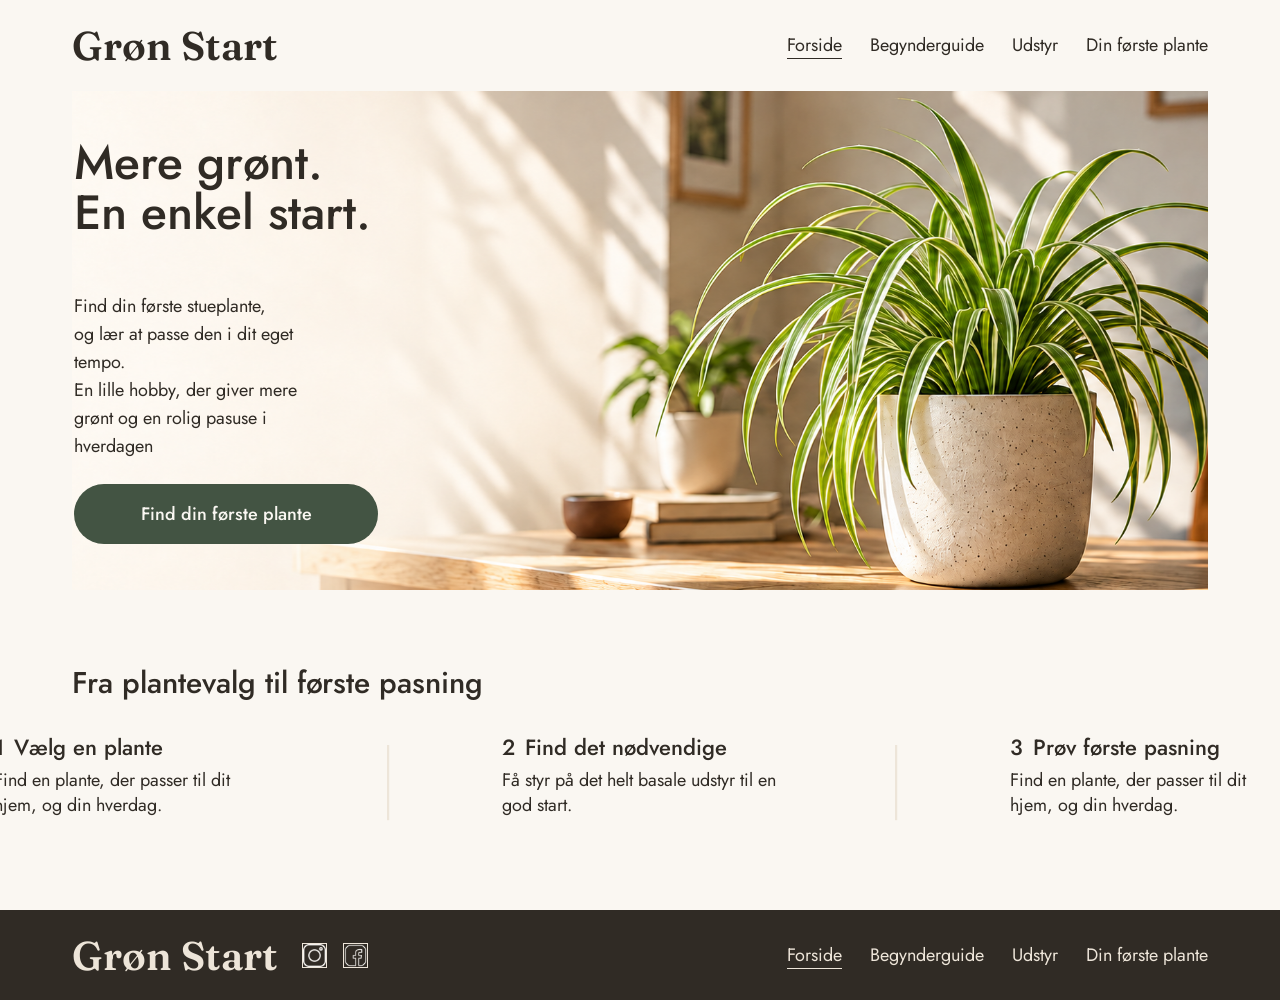
<file: index.html>
<!doctype html>
<html lang="da">
  <head>
    <meta charset="utf-8">
    <meta name="viewport" content="width=device-width, initial-scale=1">
    <meta name="description" content="Grøn Start hjælper dig med at komme godt i gang med din første stueplante.">
    <title>Grøn Start</title>
    <link rel="stylesheet" href="assets/css/styles.css">
  </head>
  <body>
    <header class="site-header">
      <div class="header-inner">
        <a class="logo" href="index.html" aria-label="Grøn Start – forside">Grøn Start</a>
        <nav class="desktop-nav" aria-label="Hovednavigation">
          <a class="is-current" href="index.html" aria-current="page">Forside</a>
          <a href="begynderguide.html">Begynderguide</a>
          <a href="udstyr.html">Udstyr</a>
          <a href="din-foerste-plante.html">Din første plante</a>
        </nav>
      </div>
    </header>

    <main>
      <section class="hero" aria-labelledby="hero-title">
        <div class="hero-image">
          <img src="assets/images/plante_køkkenbord.png" alt="Grøn stueplante på et køkkenbord ved et vindue">
        </div>
        <div class="hero-content">
          <h1 id="hero-title">Mere grønt.<br>En enkel start.</h1>
          <p class="hero-copy hero-copy-desktop">Find din første stueplante,<br>og lær at passe den i dit eget tempo.<br>En lille hobby, der giver mere grønt og en rolig pasuse i hverdagen</p>
          <p class="hero-copy hero-copy-mobile">Find din første stueplante, og lær at passe den i dit eget tempo.</p>
          <a class="button button-primary" href="din-foerste-plante.html">Find din første plante</a>
        </div>
      </section>

      <section class="how-to" aria-labelledby="how-to-title">
        <h2 id="how-to-title">Fra plantevalg til første pasning</h2>
        <div class="steps">
          <article class="step">
            <h3><span>1</span>Vælg en plante</h3>
            <p>Find en plante, der passer til dit hjem, og din hverdag.</p>
          </article>
          <div class="divider" aria-hidden="true"><img src="assets/icons/divider.svg" alt=""></div>
          <article class="step">
            <h3><span>2</span>Find det nødvendige</h3>
            <p class="desktop-step-copy">Få styr på det helt basale udstyr til en god start.</p>
            <p class="mobile-step-copy">Find en plante, der passer til dit hjem, og din hverdag.</p>
          </article>
          <div class="divider" aria-hidden="true"><img src="assets/icons/divider.svg" alt=""></div>
          <article class="step">
            <h3><span>3</span>Prøv første pasning</h3>
            <p>Find en plante, der passer til dit hjem, og din hverdag.</p>
          </article>
        </div>
      </section>
    </main>

    <footer class="site-footer">
      <div class="footer-inner">
        <div class="footer-left">
          <span class="footer-logo">Grøn Start</span>
          <div class="social-links" aria-label="Sociale medier">
            <span class="social-icon" role="img" aria-label="Instagram">
              <img src="assets/icons/instagram.png" alt="">
            </span>
            <span class="social-icon" role="img" aria-label="Facebook">
              <img src="assets/icons/facebook.png" alt="">
            </span>
          </div>
        </div>
        <nav class="footer-nav" aria-label="Footer-navigation">
          <a class="is-current" href="index.html" aria-current="page">Forside</a>
          <a href="begynderguide.html">Begynderguide</a>
          <a href="udstyr.html">Udstyr</a>
          <a href="din-foerste-plante.html">Din første plante</a>
        </nav>
      </div>
    </footer>
  </body>
</html>
</file>
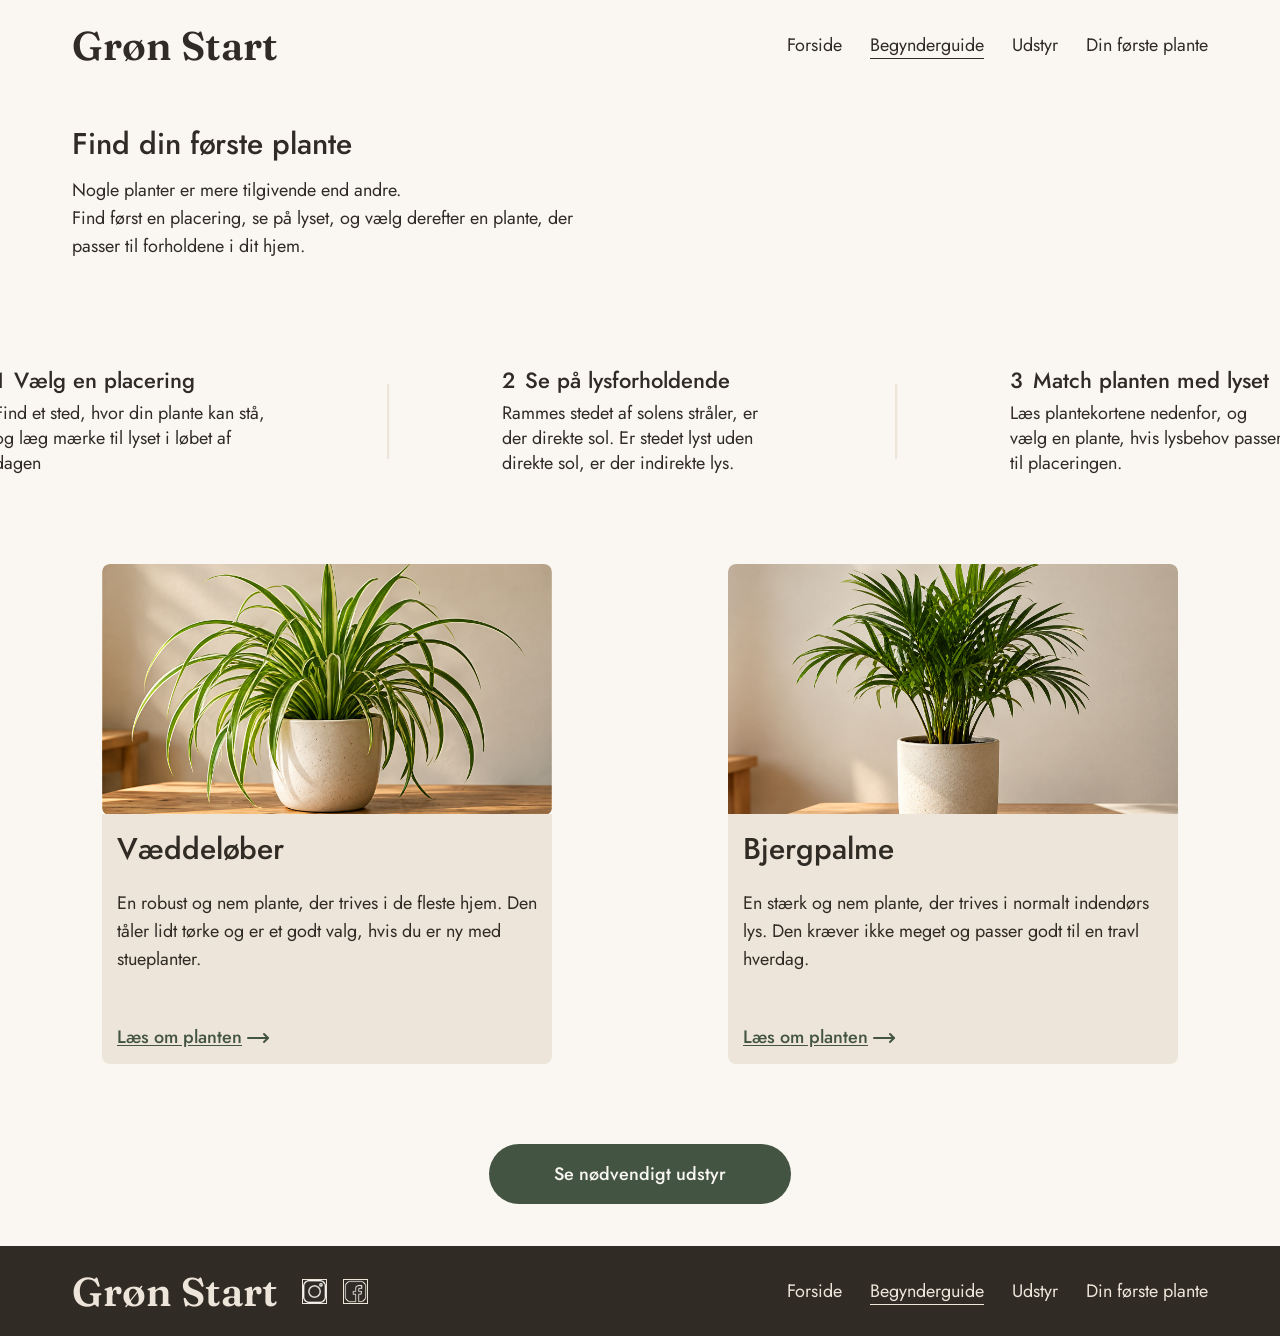
<file: begynderguide.html>
<!doctype html>
<html lang="da">
  <head>
    <meta charset="utf-8">
    <meta name="viewport" content="width=device-width, initial-scale=1">
    <meta name="description" content="Find den rigtige første plante med Grøn Starts begynderguide.">
    <title>Begynderguide – Grøn Start</title>
    <link rel="stylesheet" href="assets/css/styles.css">
  </head>
  <body class="guide-page">
    <header class="site-header">
      <div class="header-inner">
        <a class="logo" href="index.html" aria-label="Grøn Start – forside">Grøn Start</a>
        <nav class="desktop-nav" aria-label="Hovednavigation">
          <a href="index.html">Forside</a>
          <a class="is-current" href="begynderguide.html" aria-current="page">Begynderguide</a>
          <a href="udstyr.html">Udstyr</a>
          <a href="din-foerste-plante.html">Din første plante</a>
        </nav>
      </div>
    </header>

    <main>
      <section class="guide-intro" aria-labelledby="guide-title">
        <h1 id="guide-title">Find din første plante</h1>
        <p>Nogle planter er mere tilgivende end andre.<br>Find først en placering, se på lyset, og vælg derefter en plante, der passer til forholdene i dit hjem.</p>
      </section>

      <section class="guide-steps" aria-label="Sådan vælger du en plante">
        <article class="guide-step">
          <h2><span>1</span>Vælg en placering</h2>
          <p>Find et sted, hvor din plante kan stå, og læg mærke til lyset i løbet af dagen</p>
        </article>
        <div class="guide-divider" aria-hidden="true"><img src="assets/icons/divider-guide.svg" alt=""></div>
        <article class="guide-step">
          <h2><span>2</span>Se på lysforholdende</h2>
          <p>Rammes stedet af solens stråler, er der direkte sol. Er stedet lyst uden direkte sol, er der indirekte lys.</p>
        </article>
        <div class="guide-divider" aria-hidden="true"><img src="assets/icons/divider-guide.svg" alt=""></div>
        <article class="guide-step">
          <h2><span>3</span>Match planten med lyset</h2>
          <p>Læs plantekortene nedenfor, og vælg en plante, hvis lysbehov passer til placeringen.</p>
        </article>
      </section>

      <section class="plant-cards" aria-label="Plantekort">
        <article class="plant-card">
          <div class="plant-card-image"><img src="assets/images/Væddeløber.png" alt="Væddeløber i en potte"></div>
          <div class="plant-card-content">
            <h2>Væddeløber</h2>
            <p>En robust og nem plante, der trives i de fleste hjem. Den tåler lidt tørke og er et godt valg, hvis du er ny med stueplanter.</p>
            <span class="plant-card-link" aria-label="Læs om Væddeløber">Læs om planten <img src="assets/icons/arrow-right.svg" alt=""></span>
          </div>
        </article>
        <article class="plant-card">
          <div class="plant-card-image"><img src="assets/images/Bjergpalme.png" alt="Bjergpalme i en potte"></div>
          <div class="plant-card-content">
            <h2>Bjergpalme</h2>
            <p>En stærk og nem plante, der trives i normalt indendørs lys. Den kræver ikke meget og passer godt til en travl hverdag.</p>
            <span class="plant-card-link" aria-label="Læs om Bjergpalme">Læs om planten <img src="assets/icons/arrow-right.svg" alt=""></span>
          </div>
        </article>
      </section>

      <a class="button button-primary guide-cta" href="udstyr.html">Se nødvendigt udstyr</a>
    </main>

    <footer class="site-footer">
      <div class="footer-inner">
        <div class="footer-left">
          <span class="footer-logo">Grøn Start</span>
          <div class="social-links" aria-label="Sociale medier">
            <span class="social-icon" role="img" aria-label="Instagram"><img src="assets/icons/instagram.png" alt=""></span>
            <span class="social-icon" role="img" aria-label="Facebook"><img src="assets/icons/facebook.png" alt=""></span>
          </div>
        </div>
        <nav class="footer-nav" aria-label="Footer-navigation">
          <a href="index.html">Forside</a>
          <a class="is-current" href="begynderguide.html" aria-current="page">Begynderguide</a>
          <a href="udstyr.html">Udstyr</a>
          <a href="din-foerste-plante.html">Din første plante</a>
        </nav>
      </div>
    </footer>
  </body>
</html>
</file>
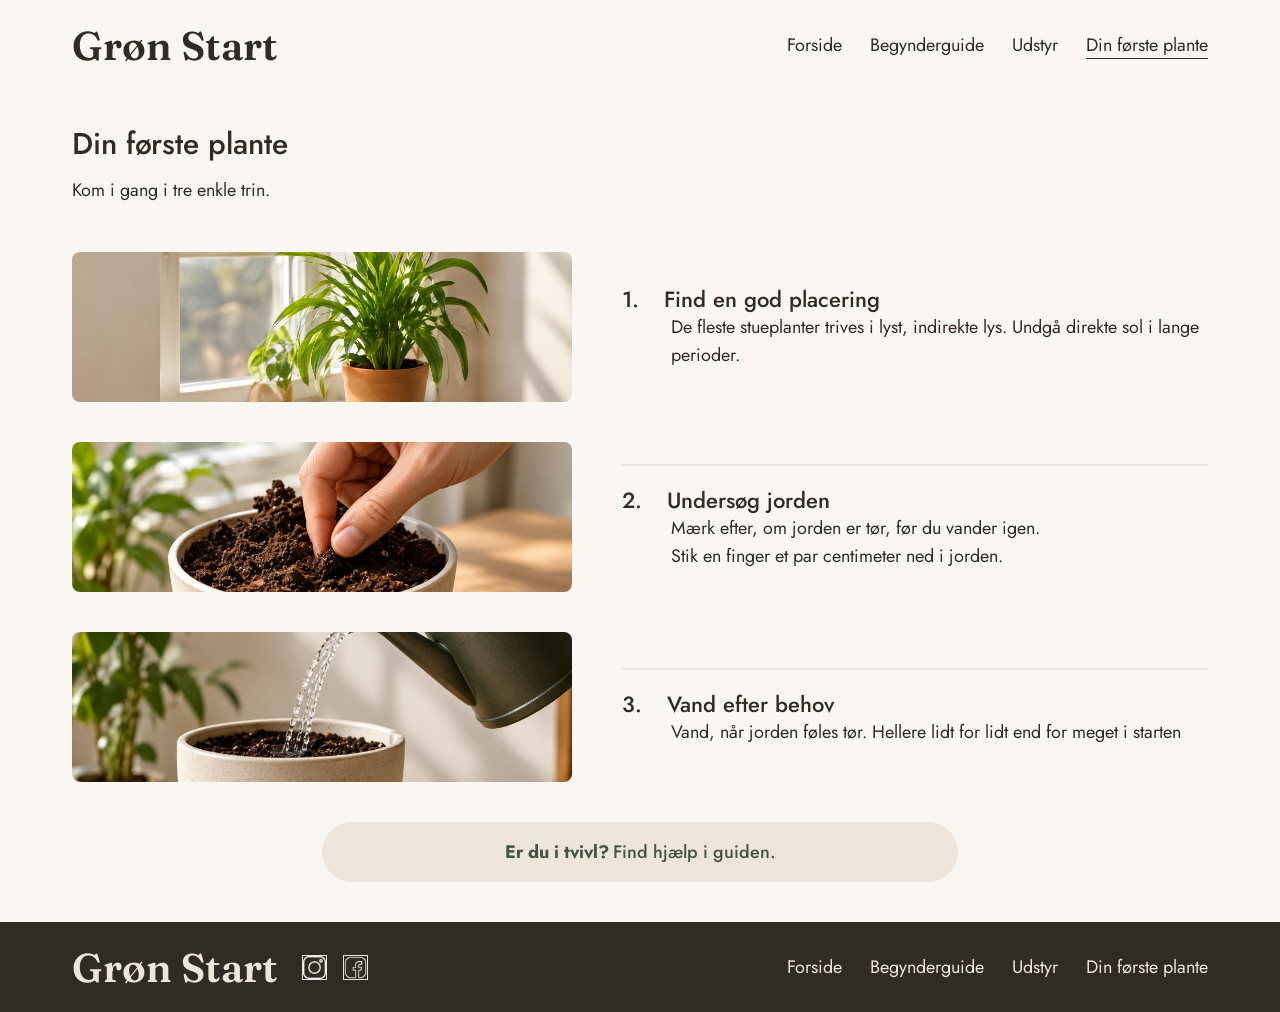
<file: din-foerste-plante.html>
<!doctype html>
<html lang="da">
  <head>
    <meta charset="utf-8">
    <meta name="viewport" content="width=device-width, initial-scale=1">
    <title>Din første plante – Grøn Start</title>
    <meta name="description" content="Kom godt i gang med din første plante i tre enkle trin.">
    <link rel="stylesheet" href="assets/css/styles.css">
  </head>
  <body class="first-plant-page">
    <header class="site-header">
      <div class="header-inner">
        <a class="logo" href="index.html" aria-label="Grøn Start – forside">Grøn Start</a>
        <nav class="desktop-nav" aria-label="Hovednavigation">
        <a href="index.html">Forside</a>
        <a href="begynderguide.html">Begynderguide</a>
        <a href="udstyr.html">Udstyr</a>
        <a class="is-current" href="din-foerste-plante.html" aria-current="page">Din første plante</a>
        </nav>
      </div>
    </header>

    <main>
      <section class="first-plant-intro" aria-labelledby="first-plant-title">
        <h1 id="first-plant-title">Din første plante</h1>
        <p>Kom i gang i tre enkle trin.</p>
      </section>

      <section class="first-plant-guide" aria-label="Guide til din første plante">
        <div class="first-plant-image first-plant-image--one"><img src="assets/images/plante_vindue.png" alt="Grøn plante i et vindue"></div>
        <article class="first-plant-step first-plant-step--one">
          <h2><span>1.</span> Find en god placering</h2>
          <p>De fleste stueplanter trives i lyst, indirekte lys. Undgå direkte sol i lange perioder.</p>
        </article>
        <div class="first-plant-image first-plant-image--two"><img src="assets/images/hånd_jord.png" alt="Hånd der mærker på jorden i en plantekrukke"></div>
        <article class="first-plant-step first-plant-step--two">
          <h2><span>2.</span> Undersøg jorden</h2>
          <p>Mærk efter, om jorden er tør, før du vander igen.<br>Stik en finger et par centimeter ned i jorden.</p>
        </article>
        <div class="first-plant-image first-plant-image--three"><img src="assets/images/vand_krukke.png" alt="Plante der bliver vandet i en krukke"></div>
        <article class="first-plant-step first-plant-step--three">
          <h2><span>3.</span> Vand efter behov</h2>
          <p>Vand, når jorden føles tør. Hellere lidt for lidt end for meget i starten</p>
        </article>
      </section>

      <a class="button button-secondary first-plant-cta" href="begynderguide.html"><strong>Er du i tvivl?</strong><span>Find hjælp i guiden.</span></a>
    </main>

    <footer class="site-footer">
      <div class="footer-inner">
        <div class="footer-left">
          <span class="footer-logo">Grøn Start</span>
          <div class="social-links" aria-label="Sociale medier">
            <span class="social-icon" role="img" aria-label="Instagram"><img src="assets/icons/instagram.png" alt=""></span>
            <span class="social-icon" role="img" aria-label="Facebook"><img src="assets/icons/facebook.png" alt=""></span>
          </div>
        </div>
        <nav class="footer-nav" aria-label="Footer-navigation">
          <a href="index.html">Forside</a>
          <a href="begynderguide.html">Begynderguide</a>
          <a href="udstyr.html">Udstyr</a>
          <a href="din-foerste-plante.html" aria-current="page">Din første plante</a>
        </nav>
      </div>
    </footer>
  </body>
</html>
</file>
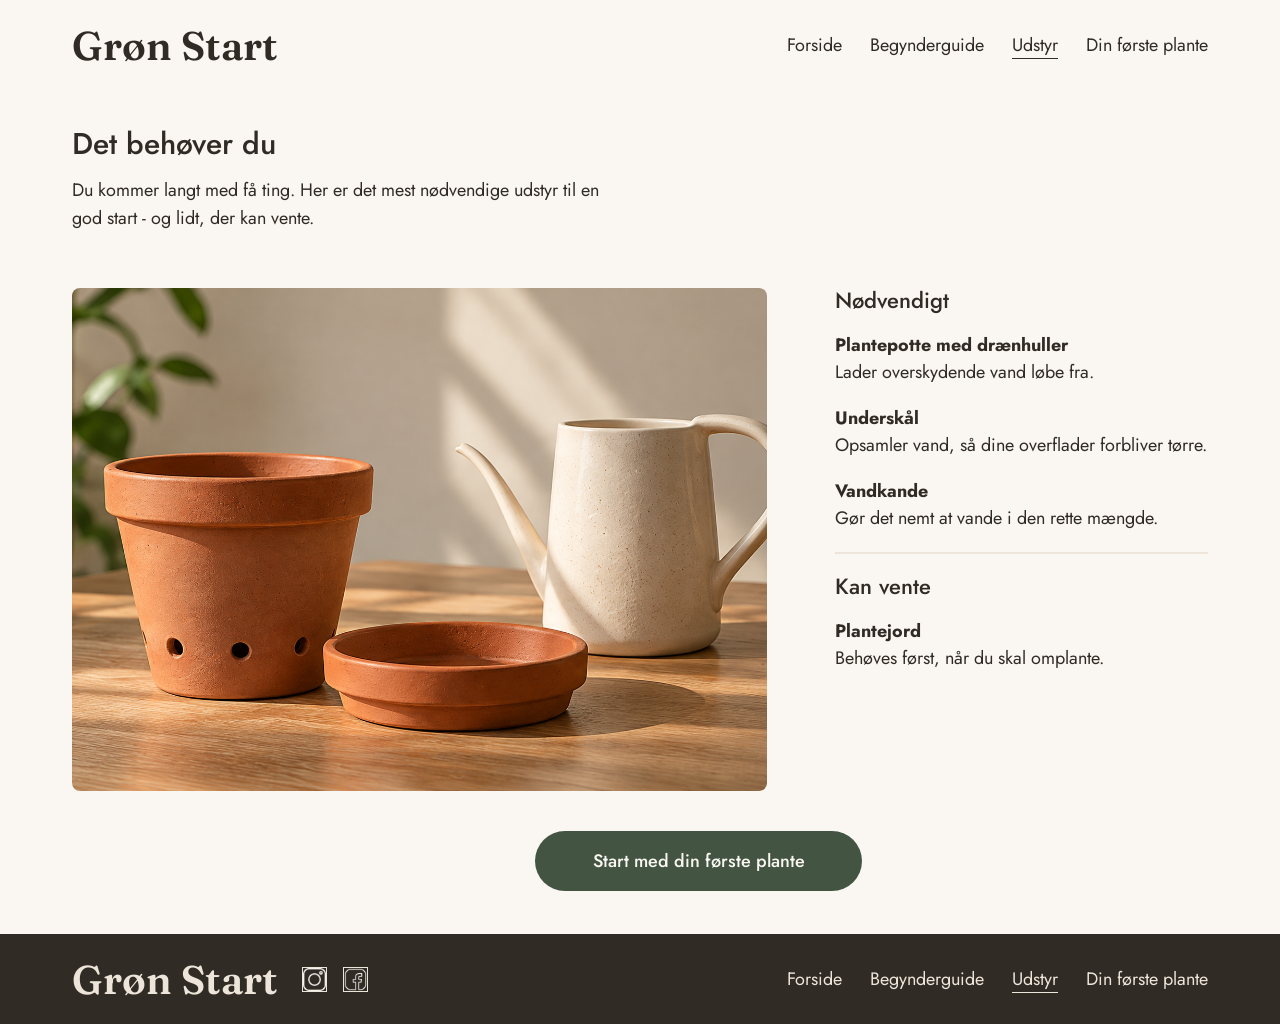
<file: udstyr.html>
<!doctype html>
<html lang="da">
  <head>
    <meta charset="utf-8">
    <meta name="viewport" content="width=device-width, initial-scale=1">
    <meta name="description" content="Det mest nødvendige udstyr til en god start med stueplanter.">
    <title>Udstyr – Grøn Start</title>
    <link rel="stylesheet" href="assets/css/styles.css">
  </head>
  <body class="equipment-page">
    <header class="site-header">
      <div class="header-inner">
        <a class="logo" href="index.html" aria-label="Grøn Start – forside">Grøn Start</a>
        <nav class="desktop-nav" aria-label="Hovednavigation">
          <a href="index.html">Forside</a>
          <a href="begynderguide.html">Begynderguide</a>
          <a class="is-current" href="udstyr.html" aria-current="page">Udstyr</a>
          <a href="din-foerste-plante.html">Din første plante</a>
        </nav>
      </div>
    </header>

    <main>
      <section class="equipment-intro" aria-labelledby="equipment-title">
        <h1 id="equipment-title">Det behøver du</h1>
        <p>Du kommer langt med få ting. Her er det mest nødvendige udstyr til en god start - og lidt, der kan vente.</p>
      </section>

      <section class="equipment-section" aria-label="Udstyrsliste">
        <div class="equipment-image">
          <img src="assets/images/Krukker.png" alt="Krukker og planteudstyr på et bord">
        </div>
        <div class="equipment-list">
          <div class="equipment-group">
            <h2>Nødvendigt</h2>
            <div class="equipment-item">
              <strong>Plantepotte med drænhuller</strong>
              <p>Lader overskydende vand løbe fra.</p>
            </div>
            <div class="equipment-item">
              <strong>Underskål</strong>
              <p>Opsamler vand, så dine overflader forbliver tørre.</p>
            </div>
            <div class="equipment-item">
              <strong>Vandkande</strong>
              <p>Gør det nemt at vande i den rette mængde.</p>
            </div>
          </div>
          <div class="equipment-list-divider" aria-hidden="true"><img src="assets/icons/divider-equipment.svg" alt=""></div>
          <div class="equipment-group">
            <h2>Kan vente</h2>
            <div class="equipment-item">
              <strong>Plantejord</strong>
              <p>Behøves først, når du skal omplante.</p>
            </div>
          </div>
        </div>
      </section>

      <a class="button button-primary equipment-cta" href="din-foerste-plante.html">Start med din første plante</a>
    </main>

    <footer class="site-footer">
      <div class="footer-inner">
        <div class="footer-left">
          <span class="footer-logo">Grøn Start</span>
          <div class="social-links" aria-label="Sociale medier">
            <span class="social-icon" role="img" aria-label="Instagram"><img src="assets/icons/instagram.png" alt=""></span>
            <span class="social-icon" role="img" aria-label="Facebook"><img src="assets/icons/facebook.png" alt=""></span>
          </div>
        </div>
        <nav class="footer-nav" aria-label="Footer-navigation">
          <a href="index.html">Forside</a>
          <a href="begynderguide.html">Begynderguide</a>
          <a class="is-current" href="udstyr.html" aria-current="page">Udstyr</a>
          <a href="din-foerste-plante.html">Din første plante</a>
        </nav>
      </div>
    </footer>
  </body>
</html>
</file>
<file: assets/css/styles.css>
@font-face {
  font-family: "Fraunces";
  src: url("../fonts/Fraunces-SemiBold.ttf") format("truetype");
  font-style: normal;
  font-weight: 600;
  font-display: swap;
}

@font-face {
  font-family: "Jost";
  src: url("../fonts/Jost-Regular.ttf") format("truetype");
  font-style: normal;
  font-weight: 400;
  font-display: swap;
}

@font-face {
  font-family: "Jost";
  src: url("../fonts/Jost-Medium.ttf") format("truetype");
  font-style: normal;
  font-weight: 500;
  font-display: swap;
}

@font-face {
  font-family: "Jost";
  src: url("../fonts/Jost-Bold.ttf") format("truetype");
  font-style: normal;
  font-weight: 700;
  font-display: swap;
}

:root {
  --dark-brown: #302b25;
  --hot-creme: #faf7f2;
  --dusty-green: #435443;
  --light-beige: #ede5d9;
}

* { box-sizing: border-box; }

html { background: var(--hot-creme); }

body {
  margin: 0;
  background: var(--hot-creme);
  color: var(--dark-brown);
  font-family: "Jost", sans-serif;
  font-size: 18px;
  line-height: 28px;
}

a { color: inherit; }

.site-header {
  height: 91px;
  padding: 0 5%;
}

.header-inner {
  width: min(1294px, 100%);
  height: 100%;
  margin: 0 auto;
  display: flex;
  align-items: center;
  justify-content: space-between;
}

.logo,
.footer-logo {
  font-family: "Fraunces", serif;
  font-size: 40px;
  font-weight: 600;
  line-height: 49px;
  text-decoration: none;
  white-space: nowrap;
}

.desktop-nav,
.footer-nav {
  display: flex;
  align-items: center;
  gap: 28px;
  font-size: 18px;
  line-height: 25px;
}

.desktop-nav a,
.footer-nav a {
  text-decoration: none;
  white-space: nowrap;
}

.desktop-nav a:hover,
.desktop-nav a:focus-visible,
.footer-nav a:hover,
.footer-nav a:focus-visible { text-decoration: underline; text-underline-offset: 7px; }

.desktop-nav .is-current,
.footer-nav .is-current { text-decoration: underline; text-underline-offset: 7px; }

.hero {
  position: relative;
  width: min(1294px, 90%);
  height: 499px;
  margin: 0 auto;
  overflow: hidden;
}

.hero-image {
  position: absolute;
  inset: 0;
  overflow: hidden;
}

.hero-image img {
  width: 100%;
  height: 116.6%;
  object-fit: cover;
  object-position: center;
  transform: translateY(-3.67%);
}

.hero-content {
  position: absolute;
  top: 47px;
  left: 2px;
  z-index: 1;
}

h1, h2, h3, p { margin: 0; }

h1 {
  font-size: 48px;
  font-weight: 500;
  line-height: 1.05;
  letter-spacing: 0;
}



.hero-copy {
  width: 245px;
  margin-top: 0;
  font-size: 18px;
  line-height: 28px;
}

.hero-copy-desktop { margin-top: 53px; min-height: 179px; }
.hero-copy-mobile { display: none; }

.button {
  display: inline-flex;
  align-items: center;
  justify-content: center;
  min-height: 60px;
  padding: 10px 28px 9px;
  border-radius: 999px;
  font-size: 18px;
  font-weight: 500;
  line-height: 25px;
  text-decoration: none;
  transition: background-color .2s ease, color .2s ease;
}

.button-primary {
  width: 304px;
  margin-top: 13px;
  background: var(--dusty-green);
  color: var(--hot-creme);
}

.button-primary:hover { background: var(--light-beige); color: var(--dusty-green); }
.button:focus-visible,
.desktop-nav a:focus-visible,
.footer-nav a:focus-visible,
.logo:focus-visible { outline: 3px solid var(--dusty-green); outline-offset: 4px; }

.how-to {
  width: min(1292px, 90%);
  margin: 80px auto 80px;
}

#how-to-title { margin-bottom: 40px; }

h2 {
  font-size: 30px;
  font-weight: 500;
  line-height: 25px;
}

.steps {
  display: grid;
  grid-template-columns: 280px 0 280px 0 276px;
  align-items: center;
  justify-content: center;
  gap: 114px;
  margin-top: 0;
}

.step { min-height: 95px; }

h3 {
  display: flex;
  gap: 10px;
  font-size: 22px;
  font-weight: 500;
  line-height: 25px;
  white-space: nowrap;
}

h3 span { display: inline-block; }
.step p { margin-top: 8px; line-height: 25px; }
.divider { width: 76px; height: 3px; transform: translateX(-38px) rotate(90deg); }
.divider img { display: block; width: 76px; height: 3px; }
.mobile-step-copy { display: none; }

.site-footer {
  min-height: 90px;
  background: var(--dark-brown);
  color: var(--light-beige);
}

.footer-inner {
  min-height: 90px;
  padding: 0 5.14%;
  display: flex;
  align-items: center;
  justify-content: space-between;
}

.footer-left { display: flex; align-items: center; gap: 24px; }
.social-links { display: flex; align-items: center; gap: 16px; }
.social-icon { width: 25px; height: 25px; border: 1px solid var(--light-beige); display: block; }
.social-icon img { width: 100%; height: 100%; display: block; object-fit: cover; }

@media (max-width: 900px) {
  .site-header { padding: 0 24px; }
  .desktop-nav { display: none; }
  .header-inner { justify-content: flex-start; }
  .hero { width: calc(100% - 48px); height: auto; margin: 0 24px; overflow: visible; display: flex; flex-direction: column; gap: 40px; }
  .hero-content { position: relative; inset: auto; height: 333px; }
  h1 { font-size: 34px; line-height: 1.1; }
  .hero-copy-desktop { display: none; }
  .hero-copy-mobile { display: block; width: 250px; margin-top: 78px; }
  .button-primary { width: 315px; margin: 10px auto 0; display: flex; }
  .hero-image { position: relative; inset: auto; width: 100%; height: 263px; border-radius: 8px; }
  .hero-image img { width: 171.29%; height: 100%; max-width: none; transform: translateX(-71.38%); object-fit: cover; object-position: left center; }
  .how-to { width: calc(100% - 48px); margin: 40px 24px; }
  h2 { font-size: 26px; line-height: 25px; }
  .steps { display: flex; flex-direction: column; gap: 20px; align-items: stretch; margin-top: 20px; }
  .step { min-height: 95px; width: 100%; }
  h3 { font-size: 20px; }
  .step p { margin-top: 8px; }
  .divider { width: 100%; height: 2px; transform: none; }
  .divider img { width: 100%; height: 2px; content: url("../icons/divider-mobile.svg"); }
  .desktop-step-copy { display: none; }
  .mobile-step-copy { display: block; }
  .site-footer { min-height: 250px; }
  .footer-inner { min-height: 250px; padding: 22px 27px; display: flex; flex-direction: column; align-items: flex-start; justify-content: flex-start; }
  .footer-left { display: contents; }
  .footer-logo { display: none; }
  .social-links { order: 1; }
  .footer-nav { order: 3; flex-direction: column; align-items: flex-start; gap: 0; margin-top: 42px; line-height: 26px; }
  .footer-nav a { line-height: 26px; }
}

/* Udstyr */
.equipment-intro {
  width: min(549px, 90%);
  margin: 40px 0 0 5.14%;
}

.equipment-intro h1 {
  font-size: 30px;
  font-weight: 500;
  line-height: 25px;
  margin-bottom: 20px;
}
.equipment-intro p {
  margin-top: 0;
  font-size: 18px;
  line-height: 28px;
}

.equipment-section {
  width: min(1289px, 89.5%);
  margin: 76px 0 0 5.35%;
  display: grid;
  grid-template-columns: minmax(0, 848px) minmax(300px, 373px);
  gap: 68px;
  align-items: start;
}

.equipment-image {
  width: 100%;
  height: 503px;
  overflow: hidden;
  border-radius: 8px;
}

.equipment-image img {
  display: block;
  width: 100%;
  height: 100%;
  object-fit: cover;
}

.equipment-list {
  display: flex;
  flex-direction: column;
  gap: 20px;
}

.equipment-group {
  display: flex;
  flex-direction: column;
  gap: 20px;
}

.equipment-group h2 {
  font-size: 22px;
  font-weight: 500;
  line-height: 25px;
}

.equipment-item {
  font-size: 18px;
  line-height: 28px;
}

.equipment-item strong {
  display: block;
  font-weight: 700;
  line-height: 25px;
}

.equipment-item p { margin: 0; }

.equipment-list-divider {
  width: 100%;
  height: 2px;
}

.equipment-list-divider img {
  display: block;
  width: 100%;
  height: 2px;
}

.equipment-cta {
  width: 327px;
  margin: 40px auto 43px;
}

@media (max-width: 900px) {
  .equipment-intro {
    width: calc(100vw - 48px);
    min-height: 142px;
    margin: 40px 24px 0;
  }

  .equipment-intro h1 {
    font-size: 26px;
    line-height: 25px;
  
  }

  .equipment-intro p { margin-top: 0; }

  .equipment-section {
    width: calc(100vw - 48px);
    margin: 40px 24px 0;
    display: flex;
    flex-direction: column;
    gap: 40px;
  }

  .equipment-image {
    width: 100%;
    height: 200px;
  }

  .equipment-list { width: 100%; }

  .equipment-list { min-height: 477px; }

  .equipment-cta {
    width: 327px;
    margin: 40px auto;
  }
}

@media (min-width: 901px) and (max-width: 1200px) {
  .desktop-nav { gap: 16px; font-size: 16px; }
  .steps { grid-template-columns: minmax(180px, 1fr) 0 minmax(180px, 1fr) 0 minmax(180px, 1fr); gap: 20px; }
  h3 { font-size: 20px; }
}

/* Begynderguide */
.guide-intro {
  width: min(551px, 90%);
  margin: 40px 0 0 5%;
}

.guide-intro h1 {
  margin-bottom: 20px;
  font-size: 30px;
  font-weight: 500;
  line-height: 25px;
}

.guide-intro p {
  margin-top: 15px;
  font-size: 18px;
  line-height: 28px;
}

.guide-steps {
  width: min(1293px, 90%);
  height: 125px;
  margin: 99px auto 0;
  display: grid;
  grid-template-columns: 280px 0 280px 0 276px;
  align-items: center;
  justify-content: center;
  gap: 114px;
}

.guide-step {
  min-height: 95px;
  color: var(--dark-brown);
}

.guide-step h2 {
  display: flex;
  gap: 10px;
  font-size: 22px;
  font-weight: 500;
  line-height: 25px;
  white-space: nowrap;
}

.guide-step p {
  margin-top: 8px;
  font-size: 18px;
  line-height: 25px;
}

.guide-divider {
  width: 76px;
  height: 3px;
  transform: translateX(-38px) rotate(90deg);
}

.guide-divider img {
  display: block;
  width: 76px;
  height: 3px;
}

.plant-cards {
  width: 1076px;
  margin: 80px auto 0;
  display: grid;
  grid-template-columns: repeat(2, 450px);
  gap: 176px;
}

.plant-card {
  width: 450px;
  height: 500px;
  overflow: hidden;
  border-radius: 8px;
  background: var(--light-beige);
}

.plant-card-image {
  width: 100%;
  height: 50%;
  overflow: hidden;
  border-radius: 8px 8px 0 0;
}

.plant-card-image img {
  display: block;
  width: 100%;
  height: 100%;
  object-fit: cover;
}

.plant-card-content {
  position: relative;
  height: 50%;
  padding: 20px 15px 0;
}

.plant-card-content h2 {
  font-size: 30px;
  font-weight: 500;
  line-height: 30px;
}

.plant-card-content p {
  margin-top: 25px;
  font-size: 18px;
  line-height: 28px;
}

.plant-card-link {
  position: absolute;
  left: 15px;
  bottom: 6px;
  display: inline-flex;
  align-items: center;
  min-height: 41px;
  color: var(--dusty-green);
  font-size: 18px;
  font-weight: 500;
  line-height: 25px;
  text-decoration: underline;
  text-underline-offset: 2px;
}

.plant-card-link img {
  width: 24px;
  height: 24px;
  margin-left: 4px;
}

.guide-cta {
  display: flex;
  width: 302px;
  margin: 80px auto 42px;
}

@media (max-width: 900px) {
  .guide-intro {
    width: calc(100vw - 48px);
    min-height: 177px;
    margin: 40px 24px 0;
  }

  .guide-intro h1 {
    font-size: 26px;
    line-height: 25px;
    margin-bottom: 40px;
  }

  .guide-intro p {
    margin-top: 12px;
    line-height: 28px;
  }

  .guide-steps {
    width: calc(100vw - 48px);
    height: auto;
    margin: 40px 24px 0;
    display: flex;
    flex-direction: column;
    gap: 20px;
    align-items: stretch;
  }

  .guide-step { width: 100%; min-height: 95px; }
  .guide-step:nth-of-type(2) { min-height: 114px; }

  .guide-step h2 {
    font-size: 20px;
    line-height: 25px;
  }

  .guide-step p { margin-top: 8px; line-height: 25px; }

  .guide-divider {
    width: 100%;
    height: 2px;
    transform: none;
  }

  .guide-divider img {
    width: 100%;
    height: 2px;
    content: url("../icons/divider-mobile.svg");
  }

  .plant-cards {
    width: calc(100vw - 51px);
    margin: 36px 27px 0;
    display: flex;
    flex-direction: column;
    gap: 40px;
  }

  .plant-card {
    width: 100%;
    height: 500px;
  }

  .plant-card-content { padding: 20px 12px 0; }
  .plant-card-content h2 { font-size: 26px; line-height: 30px; }
  .plant-card-content p { margin-top: 25px; }
  .plant-card-link { left: 12px; }

  .guide-cta { width: 302px; margin: 40px auto; }
}
/* Din første plante */

.first-plant-intro{width:min(549px,calc(100% - 48px));margin:40px 0 0 5.07%}
.first-plant-intro h1 {

  margin:0; 
  margin-bottom: 20px;
  font-size: 30px;
  font-weight: 500;
  line-height: 25px;}
.first-plant-intro p{margin:6px 0 0}
.first-plant-guide{width:min(1292px,89.86%);margin:48px auto 0;display:grid;grid-template-columns:minmax(0,500px) minmax(0,1fr);column-gap:50px;row-gap:40px}
.first-plant-image,.first-plant-image img{height:150px}
.first-plant-image img{display:block;width:100%;object-fit:cover;border-radius:8px}
.first-plant-step{align-self:center;min-width:0}
.first-plant-step h2{margin:0;font-size:22px;line-height:1.3}
.first-plant-step h2 span{display:inline-block;margin-right:18px}
.first-plant-step p{max-width:620px;margin:12px 0 0}
.first-plant-cta{display:flex;width:min(636px,calc(100% - 48px));min-height:60px;margin:40px auto 40px;padding:12px 24px;gap:4px;text-align:center}
.button-secondary{background:var(--light-beige);color:var(--dusty-green)}
.button-secondary:hover{background:var(--dusty-green);color:var(--hot-creme)}
@media (min-width:901px){.first-plant-step--two,.first-plant-step--three{border-top:1px solid var(--dark-brown);padding-top:20px}}
@media (max-width:900px){
  .first-plant-intro{width:auto;margin:40px 24px 0}
  .first-plant-intro p{margin-top:8px}
  .first-plant-guide{width:auto;margin:60px 24px 0;display:flex;flex-direction:column;gap:0}
  .first-plant-image{height:150px;flex:0 0 150px}
  .first-plant-step{padding:40px 0}
  .first-plant-step h2{font-size:20px;line-height:1.35}
  .first-plant-step h2 span{margin-right:14px}
  .first-plant-step p{margin-top:12px}
  .first-plant-step--two,.first-plant-step--three{border-top:1px solid var(--dark-brown)}
  .first-plant-image--one{order:1}.first-plant-step--one{order:2}.first-plant-image--two{order:3}.first-plant-step--two{order:4}.first-plant-image--three{order:5}.first-plant-step--three{order:6}
  .first-plant-cta{width:calc(100% - 48px);margin:0 auto 40px}
}

/* Shared horizontal content alignment */
:root {
  --page-gutter-desktop: 72px;
  --page-gutter-mobile: 24px;
}

@media (min-width: 901px) {
  .site-header {
    padding-inline: 0;
  }

  .header-inner,
  .hero,
  .how-to,
  .footer-inner,
  .equipment-section,
  .guide-steps,
  .plant-cards,
  .first-plant-guide {
    width: calc(100% - (2 * var(--page-gutter-desktop)));
    max-width: none;
  }

  .header-inner,
  .hero,
  .how-to,
  .footer-inner,
  .guide-steps,
  .plant-cards,
  .first-plant-guide {
    margin-inline: auto;
  }

  .equipment-intro,
  .guide-intro,
  .first-plant-intro {
    margin-left: var(--page-gutter-desktop);
  }

  .equipment-section {
    margin-left: var(--page-gutter-desktop);
    margin-right: var(--page-gutter-desktop);
  }

  .footer-inner {
    padding-inline: 0;
  }
}

@media (max-width: 900px) {
  .site-header {
    padding-inline: 0;
  }

  .header-inner,
  .hero,
  .how-to,
  .footer-inner,
  .equipment-intro,
  .equipment-section,
  .guide-intro,
  .guide-steps,
  .plant-cards,
  .first-plant-intro,
  .first-plant-guide {
    width: calc(100% - (2 * var(--page-gutter-mobile)));
  }

  .header-inner,
  .hero,
  .how-to,
  .footer-inner,
  .equipment-intro,
  .equipment-section,
  .guide-intro,
  .guide-steps,
  .plant-cards,
  .first-plant-intro,
  .first-plant-guide {
    margin-left: var(--page-gutter-mobile);
    margin-right: var(--page-gutter-mobile);
  }

  .footer-inner {
    padding-left: 0;
    padding-right: 0;
  }
}

/* Targeted Figma alignment fixes */
@media (min-width: 901px) {
  .equipment-section {
    margin-top: 56px;
  }

  .equipment-cta {
    margin: 40px 0 43px calc(41.67% + 2px);
  }

  .plant-cards {
    width: min(1076px, calc(100% - (2 * var(--page-gutter-desktop))));
    margin-left: auto;
    margin-right: auto;
  }
}

@media (max-width: 900px) {
  .equipment-cta {
    margin-left: auto;
    margin-right: auto;
  }

  .plant-cards {
    width: calc(100% - (2 * var(--page-gutter-mobile)));
    margin-left: var(--page-gutter-mobile);
    margin-right: var(--page-gutter-mobile);
  }
}

/* Final Figma alignment fixes */
@media (min-width: 901px) {
  .first-plant-step p {
    margin-top: 0;
    margin-left: 49px;
  }
}

.first-plant-step--two,
.first-plant-step--three {
  border-top: 2px solid var(--light-beige);
}

@media (max-width: 900px) {
  .first-plant-step p {
    margin-top: 0;
    margin-left: 0;
  }

  .hero-content {
    order: 1;
  }

  .hero-image {
    order: 2;
  }
}

@media (max-width: 900px) {
  .hero {
    width: calc(100vw - (2 * var(--page-gutter-mobile)));
  }
}
</file>
